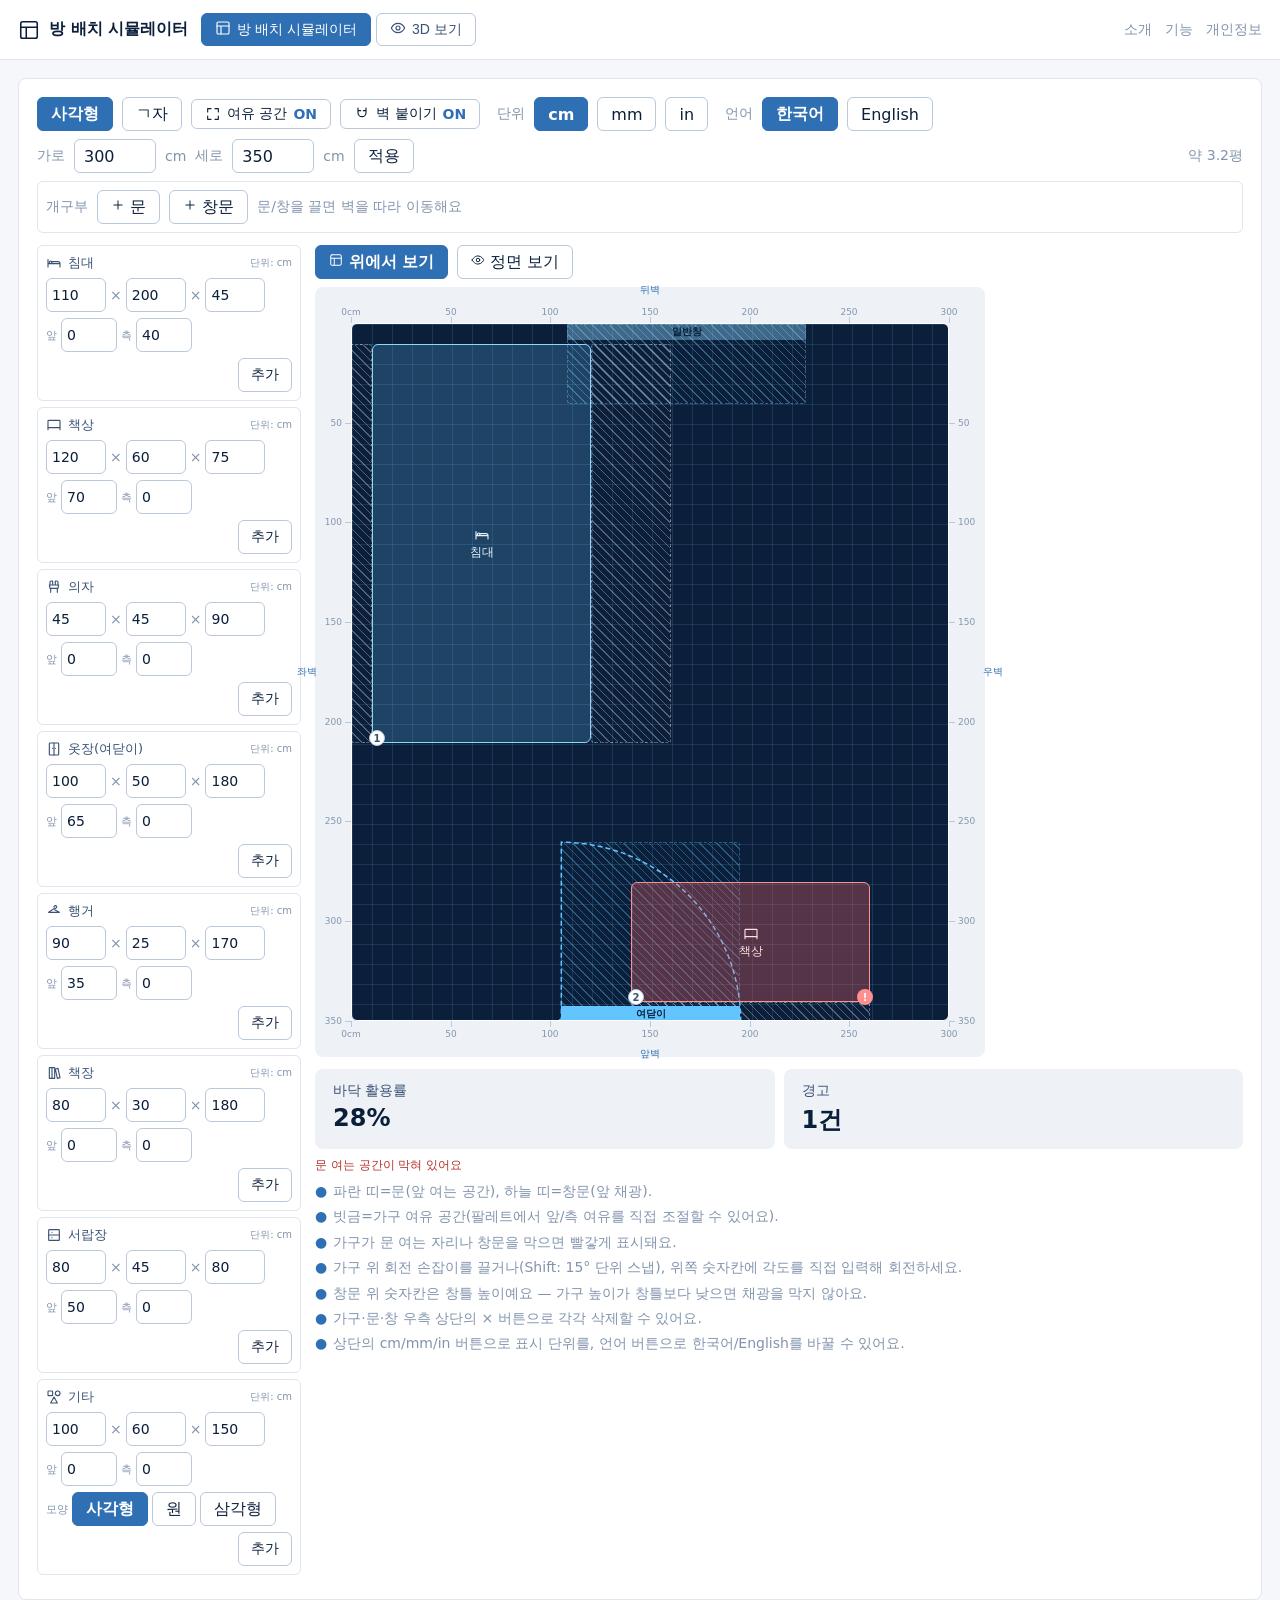
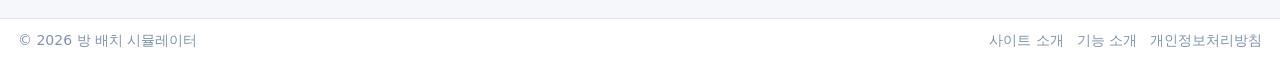
<file: index.html>
<!DOCTYPE html>
<html lang="ko">
<head>
  <meta charset="UTF-8">
  <meta name="viewport" content="width=device-width, initial-scale=1.0">

  <!-- ====== SEO 기본 ====== -->
  <title>방 배치 시뮬레이터 - 가구 배치 미리보기 (무료)</title>
  <meta name="description" content="설치·회원가입 없이 방 크기와 가구 치수를 입력해 배치를 미리 보는 무료 시뮬레이터. 문 여는 공간·의자 빼는 공간 등 여유 공간과 벽 붙이기, 채광 차단까지 한눈에 확인하세요.">
  <meta name="keywords" content="방 배치, 가구 배치 시뮬레이터, 원룸 배치, 방 꾸미기, 가구 배치도, 인테리어 시뮬레이션, 방 크기 계산">
  <link rel="canonical" href="https://room-planner-a3x.pages.dev/">
  <meta name="robots" content="index, follow">
  <link rel="icon" type="image/svg+xml" href="assets/favicon.svg">
  <link rel="alternate icon" href="assets/favicon.ico">

  <!-- ====== Open Graph ====== -->
  <meta property="og:type" content="website">
  <meta property="og:title" content="방 배치 시뮬레이터 - 가구 배치 미리보기">
  <meta property="og:description" content="방 크기와 가구 치수를 입력해 배치를 미리 보는 무료 시뮬레이터. 여유 공간·채광까지 확인.">
  <meta property="og:url" content="https://room-planner-a3x.pages.dev/">
  <meta property="og:image" content="https://room-planner-a3x.pages.dev/assets/og-image.png">
  <meta name="twitter:card" content="summary_large_image">

  <!-- ====== 구조화 데이터 ====== -->
  <script type="application/ld+json">
  {
    "@context": "https://schema.org",
    "@type": "WebApplication",
    "name": "방 배치 시뮬레이터",
    "applicationCategory": "DesignApplication",
    "operatingSystem": "Web Browser",
    "offers": { "@type": "Offer", "price": "0", "priceCurrency": "KRW" },
    "description": "방 크기와 가구 치수를 입력해 배치를 미리 보는 무료 온라인 시뮬레이터."
  }
  </script>

  <link rel="stylesheet" href="css/theme.css">
  <link rel="stylesheet" href="css/shell.css">

  <script async src="https://pagead2.googlesyndication.com/pagead/js/adsbygoogle.js?client=ca-pub-1007112926199900"
    crossorigin="anonymous"></script>
</head>
<body>
  <div class="app-shell">

    <!-- ====== 헤더: 브랜드 + 앱 탭 + 문서 링크 ====== -->
    <header class="app-header">
      <a class="app-header__brand" href="./">
        <svg class="logo" viewBox="0 0 24 24" fill="none" stroke="currentColor" stroke-width="1.7" aria-hidden="true"><rect x="3" y="3" width="18" height="18" rx="2"/><path d="M3 9h18M9 21V9"/></svg>
        방 배치 시뮬레이터
      </a>
      <nav class="app-tabs" aria-label="기능 선택"><!-- JS가 탭 생성 --></nav>
      <span class="app-header__spacer"></span>
      <div class="app-header__links">
        <a href="pages/about.html">소개</a>
        <a href="pages/features.html">기능</a>
        <a href="pages/privacy.html">개인정보</a>
      </div>
    </header>

    <!-- ====== 본문: 앱이 마운트되는 영역 ====== -->
    <main class="app-main">
      <!-- 검색엔진/스크린리더용 텍스트 (앱 로드 전 표시) -->
      <h1 class="sr-only">방 배치 시뮬레이터 — 방 크기와 가구를 입력해 배치를 미리 보세요</h1>
      <div id="app-root"></div>
    </main>

    <!-- ====== 푸터 ====== -->
    <footer class="app-footer">
      <span>© <span id="year"></span> 방 배치 시뮬레이터</span>
      <span class="app-footer__spacer"></span>
      <a href="pages/about.html">사이트 소개</a>
      <a href="pages/features.html">기능 소개</a>
      <a href="pages/privacy.html">개인정보처리방침</a>
    </footer>
  </div>

  <script>document.getElementById('year').textContent = new Date().getFullYear();</script>
  <script type="module" src="js/main.js"></script>
</body>
</html>
</file>
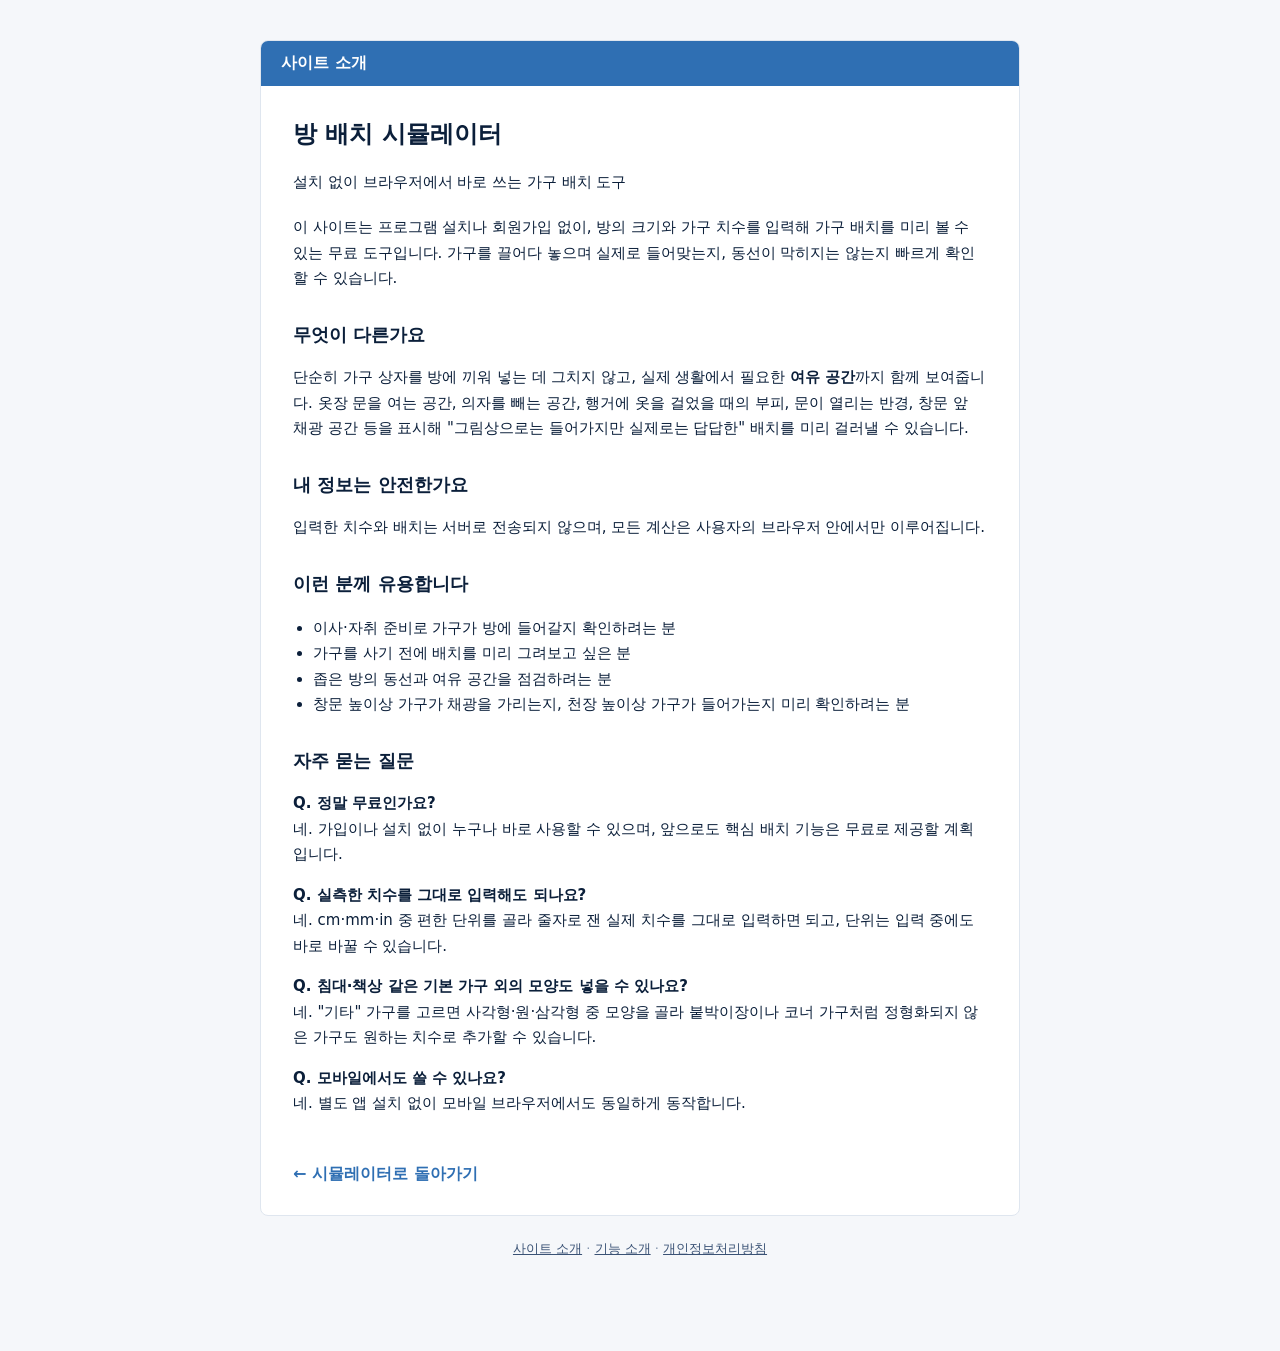
<file: pages/about.html>
<!DOCTYPE html>
<html lang="ko">
<head>
  <meta charset="UTF-8">
  <meta name="viewport" content="width=device-width, initial-scale=1.0">
  <title>사이트 소개 - 방 배치 시뮬레이터</title>
  <meta name="description" content="방 크기와 가구 치수를 입력해 배치를 미리 보는 무료 시뮬레이터 소개. 설치·회원가입 없이 브라우저에서 바로 사용합니다.">
  <link rel="canonical" href="https://room-planner-a3x.pages.dev/pages/about.html">
  <link rel="icon" type="image/svg+xml" href="../assets/favicon.svg">
  <link rel="alternate icon" href="../assets/favicon.ico">
  <link rel="stylesheet" href="../css/theme.css">
  <link rel="stylesheet" href="../css/page.css">
</head>
<body class="doc">
  <div class="doc__wrap">
    <article class="doc__card">
      <div class="doc__titlebar">사이트 소개</div>
      <div class="doc__body">
        <h1>방 배치 시뮬레이터</h1>
        <p class="doc__meta">설치 없이 브라우저에서 바로 쓰는 가구 배치 도구</p>

        <p>
          이 사이트는 프로그램 설치나 회원가입 없이, 방의 크기와 가구 치수를
          입력해 가구 배치를 미리 볼 수 있는 무료 도구입니다. 가구를 끌어다
          놓으며 실제로 들어맞는지, 동선이 막히지는 않는지 빠르게 확인할 수
          있습니다.
        </p>

        <h2>무엇이 다른가요</h2>
        <p>
          단순히 가구 상자를 방에 끼워 넣는 데 그치지 않고, 실제 생활에서
          필요한 <strong>여유 공간</strong>까지 함께 보여줍니다. 옷장 문을 여는
          공간, 의자를 빼는 공간, 행거에 옷을 걸었을 때의 부피, 문이 열리는
          반경, 창문 앞 채광 공간 등을 표시해 "그림상으로는 들어가지만 실제로는
          답답한" 배치를 미리 걸러낼 수 있습니다.
        </p>

        <h2>내 정보는 안전한가요</h2>
        <p>
          입력한 치수와 배치는 서버로 전송되지 않으며, 모든 계산은 사용자의
          브라우저 안에서만 이루어집니다.
        </p>

        <h2>이런 분께 유용합니다</h2>
        <ul>
          <li>이사·자취 준비로 가구가 방에 들어갈지 확인하려는 분</li>
          <li>가구를 사기 전에 배치를 미리 그려보고 싶은 분</li>
          <li>좁은 방의 동선과 여유 공간을 점검하려는 분</li>
          <li>창문 높이상 가구가 채광을 가리는지, 천장 높이상 가구가 들어가는지 미리 확인하려는 분</li>
        </ul>

        <h2>자주 묻는 질문</h2>
        <p>
          <strong>Q. 정말 무료인가요?</strong><br>
          네. 가입이나 설치 없이 누구나 바로 사용할 수 있으며, 앞으로도 핵심
          배치 기능은 무료로 제공할 계획입니다.
        </p>
        <p>
          <strong>Q. 실측한 치수를 그대로 입력해도 되나요?</strong><br>
          네. cm·mm·in 중 편한 단위를 골라 줄자로 잰 실제 치수를 그대로 입력하면
          되고, 단위는 입력 중에도 바로 바꿀 수 있습니다.
        </p>
        <p>
          <strong>Q. 침대·책상 같은 기본 가구 외의 모양도 넣을 수 있나요?</strong><br>
          네. "기타" 가구를 고르면 사각형·원·삼각형 중 모양을 골라 붙박이장이나
          코너 가구처럼 정형화되지 않은 가구도 원하는 치수로 추가할 수 있습니다.
        </p>
        <p>
          <strong>Q. 모바일에서도 쓸 수 있나요?</strong><br>
          네. 별도 앱 설치 없이 모바일 브라우저에서도 동일하게 동작합니다.
        </p>

        <a class="doc__back" href="../index.html">← 시뮬레이터로 돌아가기</a>
      </div>
    </article>
    <p class="doc__nav">
      <a href="about.html">사이트 소개</a> · <a href="features.html">기능 소개</a> · <a href="privacy.html">개인정보처리방침</a>
    </p>
  </div>
</body>
</html>
</file>
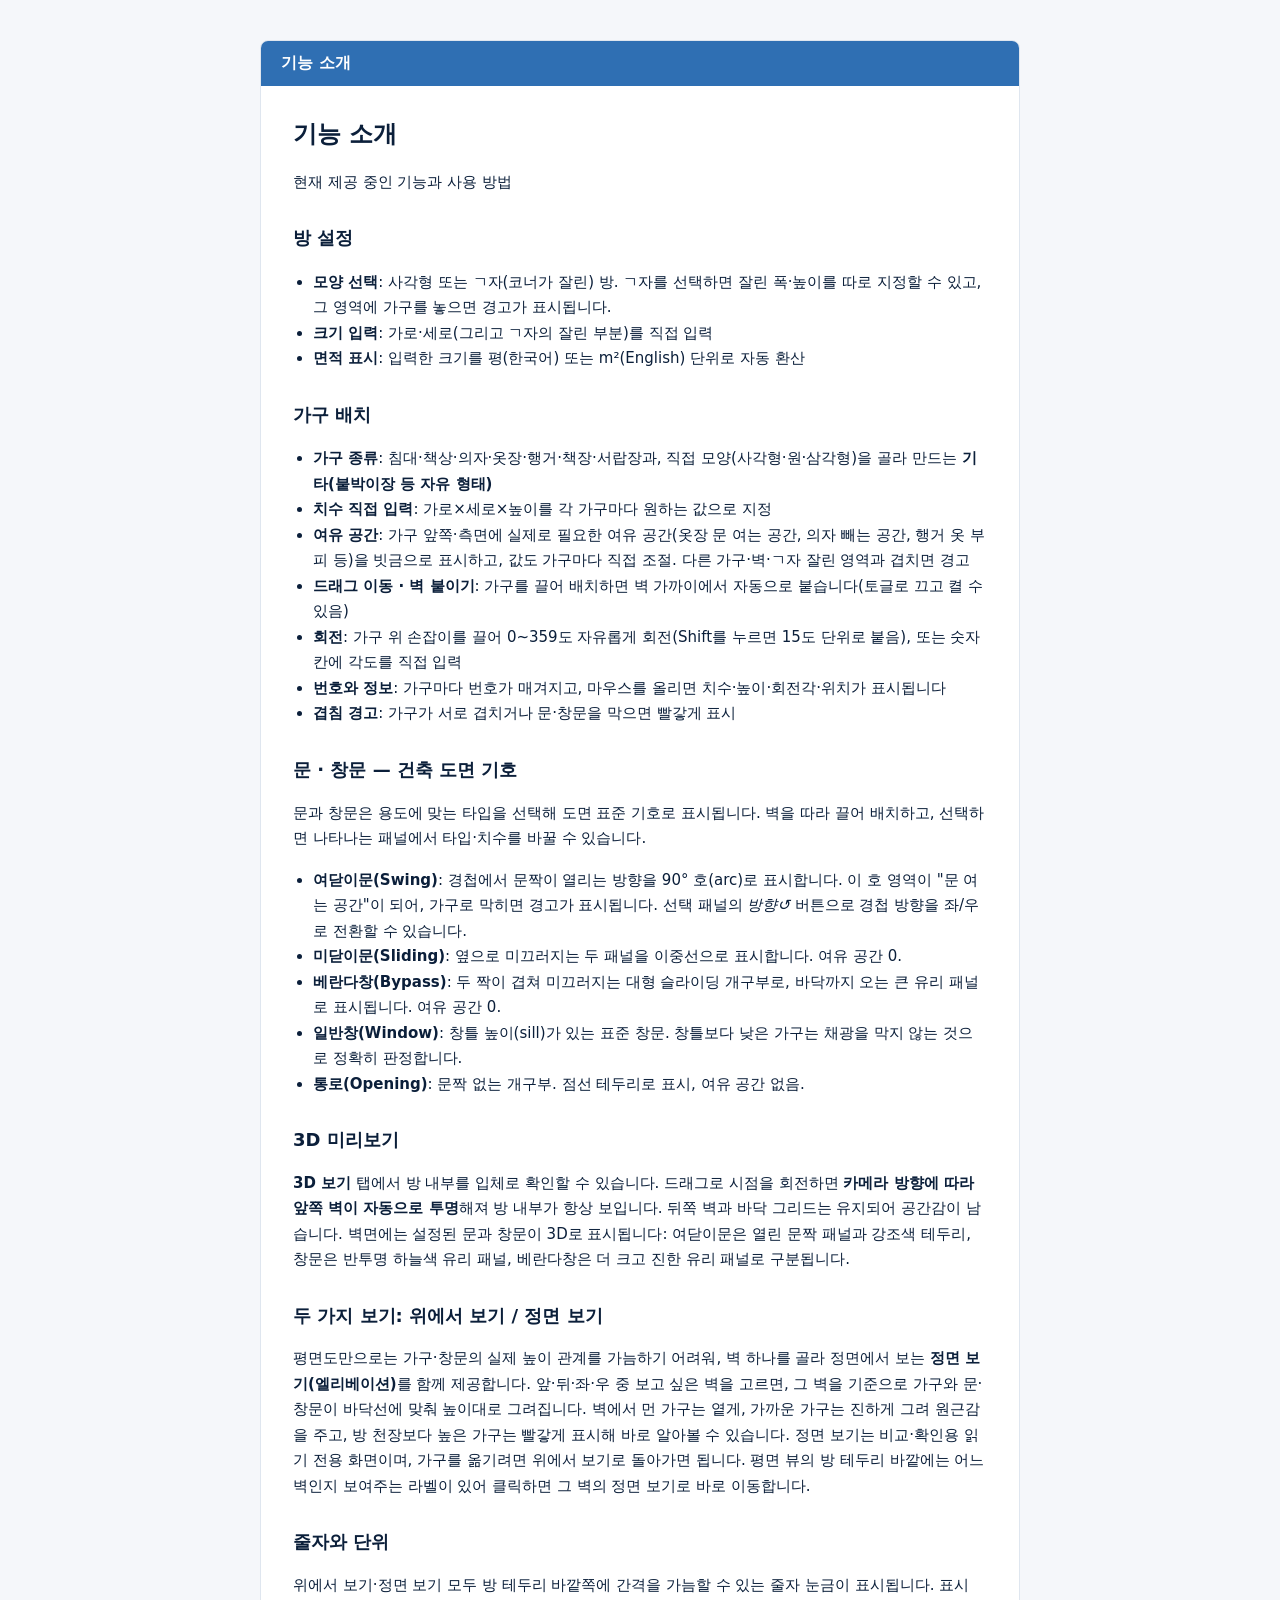
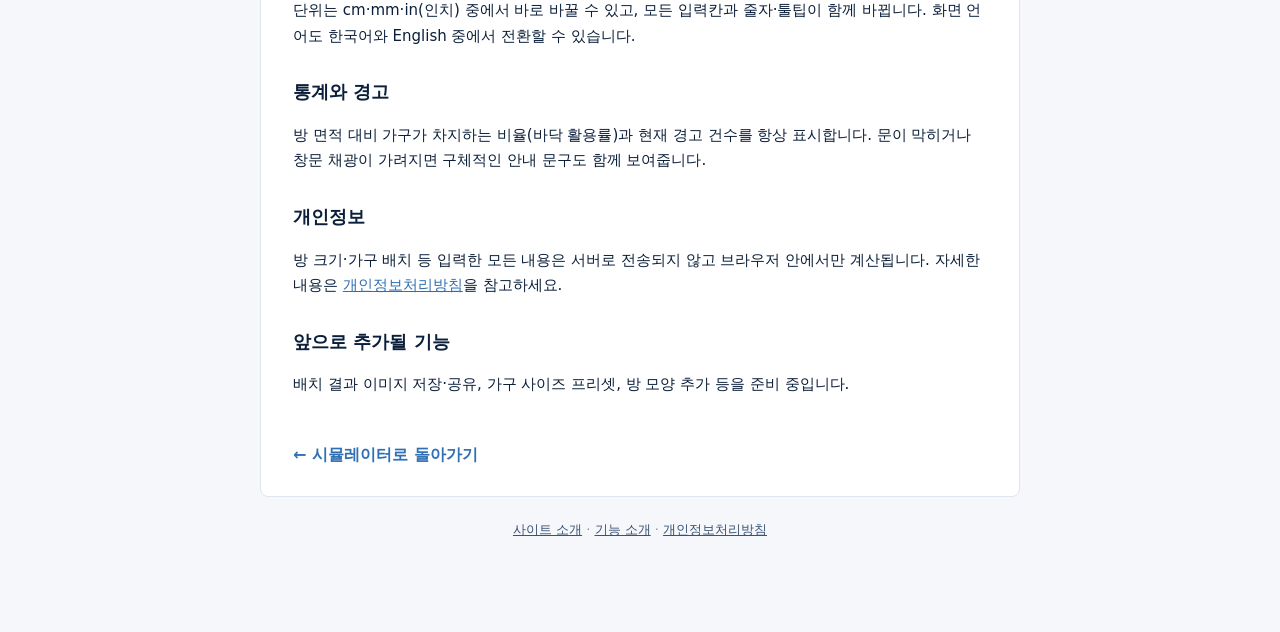
<file: pages/features.html>
<!DOCTYPE html>
<html lang="ko">
<head>
  <meta charset="UTF-8">
  <meta name="viewport" content="width=device-width, initial-scale=1.0">
  <title>기능 소개 - 방 배치 시뮬레이터</title>
  <meta name="description" content="방 모양·크기 설정, 가구 치수 직접 입력, 문/창 배치, 여유 공간 표시, 벽 붙이기 스냅 등 방 배치 시뮬레이터의 기능을 소개합니다.">
  <link rel="canonical" href="https://room-planner-a3x.pages.dev/pages/features.html">
  <link rel="icon" type="image/svg+xml" href="../assets/favicon.svg">
  <link rel="alternate icon" href="../assets/favicon.ico">
  <link rel="stylesheet" href="../css/theme.css">
  <link rel="stylesheet" href="../css/page.css">
</head>
<body class="doc">
  <div class="doc__wrap">
    <article class="doc__card">
      <div class="doc__titlebar">기능 소개</div>
      <div class="doc__body">
        <h1>기능 소개</h1>
        <p class="doc__meta">현재 제공 중인 기능과 사용 방법</p>

        <h2>방 설정</h2>
        <ul>
          <li><strong>모양 선택</strong>: 사각형 또는 ㄱ자(코너가 잘린) 방. ㄱ자를 선택하면 잘린 폭·높이를 따로 지정할 수 있고, 그 영역에 가구를 놓으면 경고가 표시됩니다.</li>
          <li><strong>크기 입력</strong>: 가로·세로(그리고 ㄱ자의 잘린 부분)를 직접 입력</li>
          <li><strong>면적 표시</strong>: 입력한 크기를 평(한국어) 또는 m²(English) 단위로 자동 환산</li>
        </ul>

        <h2>가구 배치</h2>
        <ul>
          <li><strong>가구 종류</strong>: 침대·책상·의자·옷장·행거·책장·서랍장과, 직접 모양(사각형·원·삼각형)을 골라 만드는 <strong>기타(붙박이장 등 자유 형태)</strong></li>
          <li><strong>치수 직접 입력</strong>: 가로×세로×높이를 각 가구마다 원하는 값으로 지정</li>
          <li><strong>여유 공간</strong>: 가구 앞쪽·측면에 실제로 필요한 여유 공간(옷장 문 여는 공간, 의자 빼는 공간, 행거 옷 부피 등)을 빗금으로 표시하고, 값도 가구마다 직접 조절. 다른 가구·벽·ㄱ자 잘린 영역과 겹치면 경고</li>
          <li><strong>드래그 이동 · 벽 붙이기</strong>: 가구를 끌어 배치하면 벽 가까이에서 자동으로 붙습니다(토글로 끄고 켤 수 있음)</li>
          <li><strong>회전</strong>: 가구 위 손잡이를 끌어 0~359도 자유롭게 회전(Shift를 누르면 15도 단위로 붙음), 또는 숫자칸에 각도를 직접 입력</li>
          <li><strong>번호와 정보</strong>: 가구마다 번호가 매겨지고, 마우스를 올리면 치수·높이·회전각·위치가 표시됩니다</li>
          <li><strong>겹침 경고</strong>: 가구가 서로 겹치거나 문·창문을 막으면 빨갛게 표시</li>
        </ul>

        <h2>문 · 창문 — 건축 도면 기호</h2>
        <p>문과 창문은 용도에 맞는 타입을 선택해 도면 표준 기호로 표시됩니다. 벽을 따라 끌어 배치하고, 선택하면 나타나는 패널에서 타입·치수를 바꿀 수 있습니다.</p>
        <ul>
          <li><strong>여닫이문(Swing)</strong>: 경첩에서 문짝이 열리는 방향을 90° 호(arc)로 표시합니다. 이 호 영역이 "문 여는 공간"이 되어, 가구로 막히면 경고가 표시됩니다. 선택 패널의 <em>방향↺</em> 버튼으로 경첩 방향을 좌/우로 전환할 수 있습니다.</li>
          <li><strong>미닫이문(Sliding)</strong>: 옆으로 미끄러지는 두 패널을 이중선으로 표시합니다. 여유 공간 0.</li>
          <li><strong>베란다창(Bypass)</strong>: 두 짝이 겹쳐 미끄러지는 대형 슬라이딩 개구부로, 바닥까지 오는 큰 유리 패널로 표시됩니다. 여유 공간 0.</li>
          <li><strong>일반창(Window)</strong>: 창틀 높이(sill)가 있는 표준 창문. 창틀보다 낮은 가구는 채광을 막지 않는 것으로 정확히 판정합니다.</li>
          <li><strong>통로(Opening)</strong>: 문짝 없는 개구부. 점선 테두리로 표시, 여유 공간 없음.</li>
        </ul>

        <h2>3D 미리보기</h2>
        <p>
          <strong>3D 보기</strong> 탭에서 방 내부를 입체로 확인할 수 있습니다.
          드래그로 시점을 회전하면 <strong>카메라 방향에 따라 앞쪽 벽이 자동으로 투명</strong>해져
          방 내부가 항상 보입니다. 뒤쪽 벽과 바닥 그리드는 유지되어 공간감이 남습니다.
          벽면에는 설정된 문과 창문이 3D로 표시됩니다: 여닫이문은 열린 문짝 패널과 강조색 테두리,
          창문은 반투명 하늘색 유리 패널, 베란다창은 더 크고 진한 유리 패널로 구분됩니다.
        </p>

        <h2>두 가지 보기: 위에서 보기 / 정면 보기</h2>
        <p>
          평면도만으로는 가구·창문의 실제 높이 관계를 가늠하기 어려워, 벽 하나를
          골라 정면에서 보는 <strong>정면 보기(엘리베이션)</strong>를 함께 제공합니다.
          앞·뒤·좌·우 중 보고 싶은 벽을 고르면, 그 벽을 기준으로 가구와 문·창문이
          바닥선에 맞춰 높이대로 그려집니다. 벽에서 먼 가구는 옅게, 가까운 가구는
          진하게 그려 원근감을 주고, 방 천장보다 높은 가구는 빨갛게 표시해 바로
          알아볼 수 있습니다. 정면 보기는 비교·확인용 읽기 전용 화면이며, 가구를
          옮기려면 위에서 보기로 돌아가면 됩니다. 평면 뷰의 방 테두리 바깥에는
          어느 벽인지 보여주는 라벨이 있어 클릭하면 그 벽의 정면 보기로 바로
          이동합니다.
        </p>

        <h2>줄자와 단위</h2>
        <p>
          위에서 보기·정면 보기 모두 방 테두리 바깥쪽에 간격을 가늠할 수 있는
          줄자 눈금이 표시됩니다. 표시 단위는 cm·mm·in(인치) 중에서 바로 바꿀 수
          있고, 모든 입력칸과 줄자·툴팁이 함께 바뀝니다. 화면 언어도 한국어와
          English 중에서 전환할 수 있습니다.
        </p>

        <h2>통계와 경고</h2>
        <p>
          방 면적 대비 가구가 차지하는 비율(바닥 활용률)과 현재 경고 건수를
          항상 표시합니다. 문이 막히거나 창문 채광이 가려지면 구체적인 안내
          문구도 함께 보여줍니다.
        </p>

        <h2>개인정보</h2>
        <p>
          방 크기·가구 배치 등 입력한 모든 내용은 서버로 전송되지 않고 브라우저
          안에서만 계산됩니다. 자세한 내용은 <a href="privacy.html">개인정보처리방침</a>을
          참고하세요.
        </p>

        <h2>앞으로 추가될 기능</h2>
        <p>배치 결과 이미지 저장·공유, 가구 사이즈 프리셋, 방 모양 추가 등을 준비 중입니다.</p>

        <a class="doc__back" href="../index.html">← 시뮬레이터로 돌아가기</a>
      </div>
    </article>
    <p class="doc__nav">
      <a href="about.html">사이트 소개</a> · <a href="features.html">기능 소개</a> · <a href="privacy.html">개인정보처리방침</a>
    </p>
  </div>
</body>
</html>
</file>
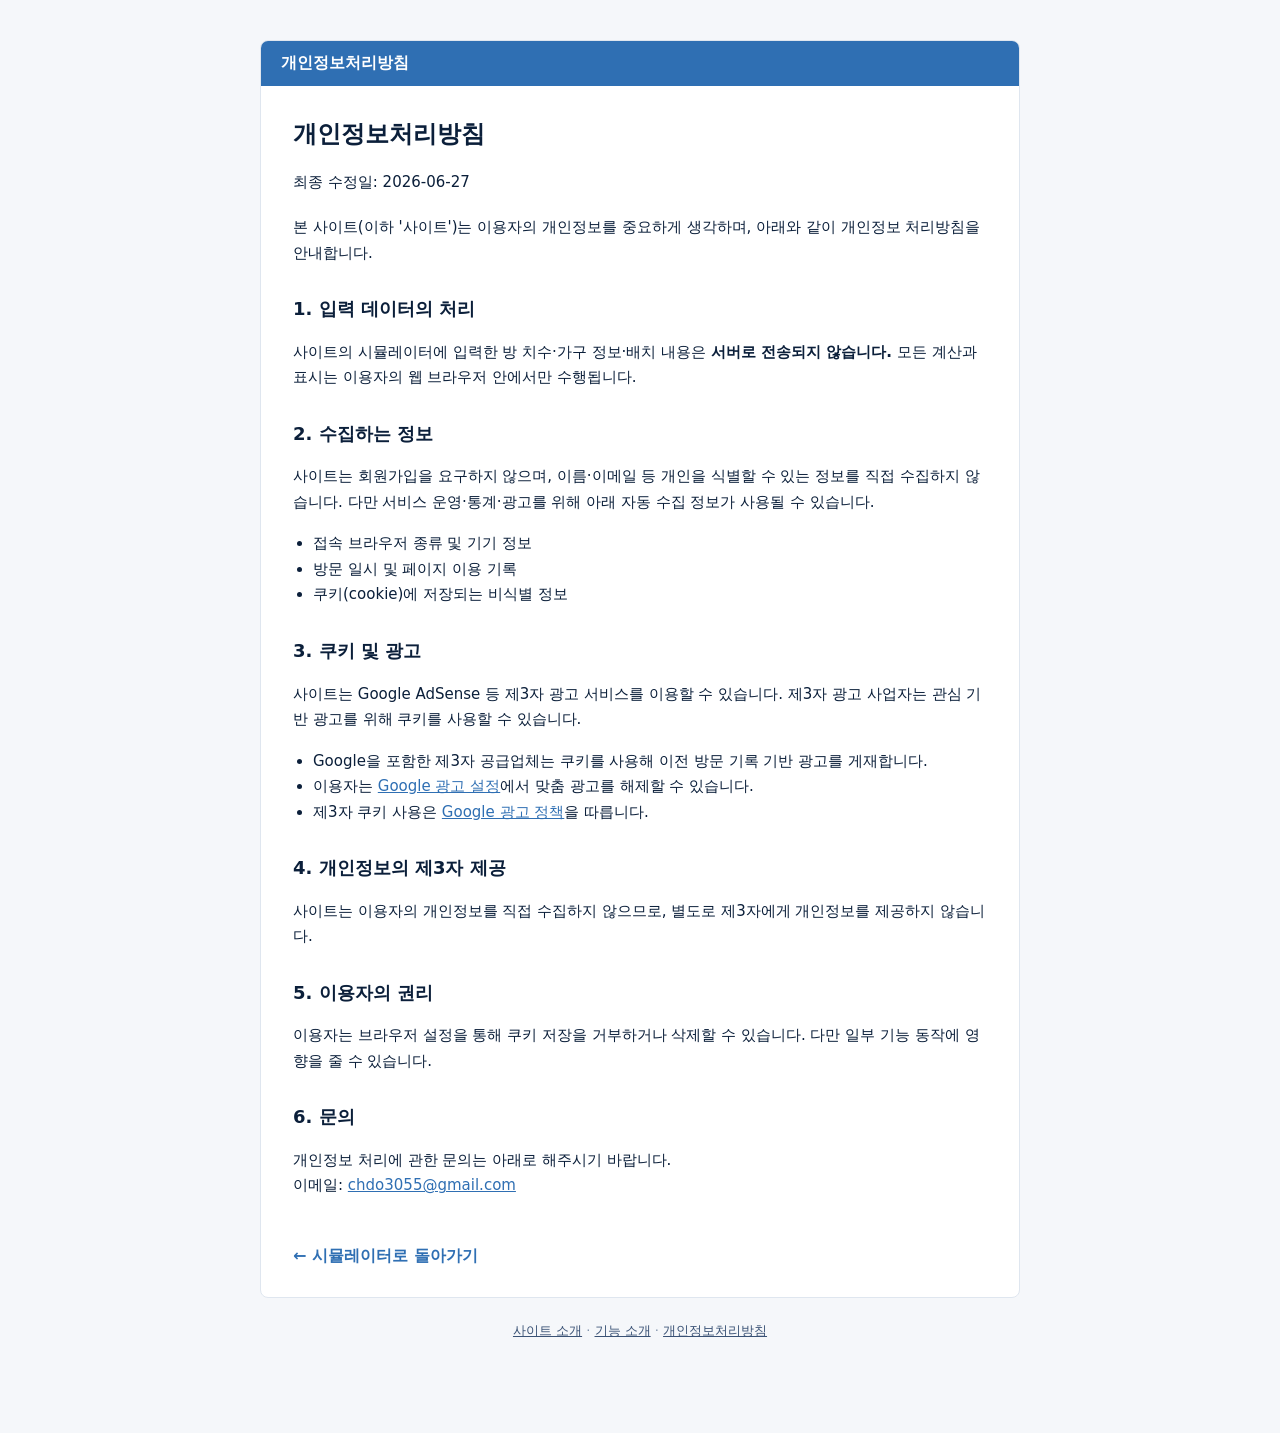
<file: pages/privacy.html>
<!DOCTYPE html>
<html lang="ko">
<head>
  <meta charset="UTF-8">
  <meta name="viewport" content="width=device-width, initial-scale=1.0">
  <title>개인정보처리방침 - 방 배치 시뮬레이터</title>
  <meta name="description" content="방 배치 시뮬레이터의 개인정보처리방침. 입력 데이터의 기기 내 처리 원칙, 쿠키 및 광고(Google AdSense) 관련 안내를 포함합니다.">
  <link rel="canonical" href="https://room-planner-a3x.pages.dev/pages/privacy.html">
  <link rel="icon" type="image/svg+xml" href="../assets/favicon.svg">
  <link rel="alternate icon" href="../assets/favicon.ico">
  <link rel="stylesheet" href="../css/theme.css">
  <link rel="stylesheet" href="../css/page.css">
</head>
<body class="doc">
  <div class="doc__wrap">
    <article class="doc__card">
      <div class="doc__titlebar">개인정보처리방침</div>
      <div class="doc__body">
        <h1>개인정보처리방침</h1>
        <p class="doc__meta">최종 수정일: 2026-06-27</p>

        <p>본 사이트(이하 '사이트')는 이용자의 개인정보를 중요하게 생각하며, 아래와 같이 개인정보 처리방침을 안내합니다.</p>

        <h2>1. 입력 데이터의 처리</h2>
        <p>사이트의 시뮬레이터에 입력한 방 치수·가구 정보·배치 내용은 <strong>서버로 전송되지 않습니다.</strong> 모든 계산과 표시는 이용자의 웹 브라우저 안에서만 수행됩니다.</p>

        <h2>2. 수집하는 정보</h2>
        <p>사이트는 회원가입을 요구하지 않으며, 이름·이메일 등 개인을 식별할 수 있는 정보를 직접 수집하지 않습니다. 다만 서비스 운영·통계·광고를 위해 아래 자동 수집 정보가 사용될 수 있습니다.</p>
        <ul>
          <li>접속 브라우저 종류 및 기기 정보</li>
          <li>방문 일시 및 페이지 이용 기록</li>
          <li>쿠키(cookie)에 저장되는 비식별 정보</li>
        </ul>

        <h2>3. 쿠키 및 광고</h2>
        <p>사이트는 Google AdSense 등 제3자 광고 서비스를 이용할 수 있습니다. 제3자 광고 사업자는 관심 기반 광고를 위해 쿠키를 사용할 수 있습니다.</p>
        <ul>
          <li>Google을 포함한 제3자 공급업체는 쿠키를 사용해 이전 방문 기록 기반 광고를 게재합니다.</li>
          <li>이용자는 <a href="https://www.google.com/settings/ads" target="_blank" rel="noopener">Google 광고 설정</a>에서 맞춤 광고를 해제할 수 있습니다.</li>
          <li>제3자 쿠키 사용은 <a href="https://policies.google.com/technologies/ads" target="_blank" rel="noopener">Google 광고 정책</a>을 따릅니다.</li>
        </ul>

        <h2>4. 개인정보의 제3자 제공</h2>
        <p>사이트는 이용자의 개인정보를 직접 수집하지 않으므로, 별도로 제3자에게 개인정보를 제공하지 않습니다.</p>

        <h2>5. 이용자의 권리</h2>
        <p>이용자는 브라우저 설정을 통해 쿠키 저장을 거부하거나 삭제할 수 있습니다. 다만 일부 기능 동작에 영향을 줄 수 있습니다.</p>

        <h2>6. 문의</h2>
        <p>개인정보 처리에 관한 문의는 아래로 해주시기 바랍니다.<br>
        이메일: <a href="mailto:chdo3055@gmail.com">chdo3055@gmail.com</a></p>

        <a class="doc__back" href="../index.html">← 시뮬레이터로 돌아가기</a>
      </div>
    </article>
    <p class="doc__nav">
      <a href="about.html">사이트 소개</a> · <a href="features.html">기능 소개</a> · <a href="privacy.html">개인정보처리방침</a>
    </p>
  </div>
</body>
</html>
</file>
<file: css/theme.css>
/* ============================================================
   theme.css — 테마 토큰 (색/폰트/간격/모양)
   ------------------------------------------------------------
   ▶ 테마를 바꾸려면 원칙적으로 이 파일의 값만 수정하면 됩니다.
     shell.css, 각 앱(apps/*)은 아래 변수만 참조합니다.
   ▶ UI/테마 미정 단계라 지금은 중립(와이어프레임) 톤입니다.
   ============================================================ */

:root {
  /* ============================================================
     (A) 전체 UI — 라이트 (헤더·팔레트·문서·광고 영역)
     ============================================================ */
  --app-bg: #f5f7fa;            /* 페이지 전체 배경 */
  --surface-1: #ffffff;        /* 카드/패널 배경 */
  --surface-2: #eef2f7;        /* 보조 면 (가구 기본면 등) */
  --header-bg: #ffffff;
  --footer-bg: #ffffff;

  /* ---- 경계선 ---- */
  --border: #dfe6ef;           /* 옅은 구분선 */
  --border-strong: #b9c8db;    /* 입력/가구 외곽선 */
  --radius: 8px;
  --radius-sm: 6px;

  /* ---- 텍스트 ---- */
  --text: #0b1f3a;
  --text-secondary: #3a5275;
  --text-muted: #8294ad;
  --text-link: #2f6fb3;

  /* ---- 강조색 ---- */
  --accent: #2f6fb3;
  --accent-text: #ffffff;
  --text-accent: #2f6fb3;      /* 토글 ON 등 */

  /* ---- 컨트롤(버튼/입력) ---- */
  --control-bg: #ffffff;
  --control-bg-hover: #eaf2fb;
  --control-border: #b9c8db;

  /* ============================================================
     가구 카테고리 색 (role 기반) — 라이트 UI(팔레트 등)에서 쓰는 세트.
     룸 플래너의 가구 종류별 색. 본체 배경/외곽선/글자 세트.
     ------------------------------------------------------------ */
  --bg-accent:   #e7efff;  --border-accent:  #9cc0ff;  --text-accent-strong: #1d4fa8;
  --bg-success:  #e6f6ec;  --border-success: #9ad9b3;  --text-success: #1c7a45;
  --bg-warning:  #fdf1dd;  --border-warning: #ecc788;  --text-warning: #9a6b16;
  --bg-pro:      #efe9fb;  --border-pro:     #c3aef0;  --text-pro:     #6a3fb5;
  --bg-danger:   #fde8e6;  --border-danger:  #f0a39b;  --text-danger:  #b53229;

  /* ============================================================
     (B) 캔버스 전용 — 다크 블루프린트 (방 그리는 영역(#room, #elev) 안에서만 사용)
     ------------------------------------------------------------ */
  --canvas-bg: #0b1f3a;             /* 캔버스 배경(네이비) */
  --canvas-bg-2: #0e2748;           /* 보조 면(ㄱ자 잘린 모서리 등) */
  --canvas-grid: rgba(99, 197, 255, 0.15); /* 격자 선 */
  --canvas-line: #ffffff;           /* 벽/가구 외곽선, 치수선 */
  --canvas-line-soft: rgba(255, 255, 255, 0.3); /* 여유 공간 해칭 등 약한 선 */
  --canvas-accent: #63c5ff;         /* 하늘색 강조선(문/창) */
  --canvas-highlight: #ffd23f;      /* 선택·핸들·중요 표시(노랑) */
  --canvas-muted: rgba(255, 255, 255, 0.55); /* 캔버스 위 보조 텍스트(천장/바닥 라벨 등) */

  /* ---- 캔버스 내 개구부(문/창) 색 ---- */
  --canvas-door-color: #63c5ff;
  --canvas-window-color: #8fd6ff;
  --canvas-window-fill: rgba(143, 214, 255, 0.4);
  --canvas-window-fill-text: #062038;

  /* ---- 캔버스 내 가구 카테고리 색(다크 배경에서 보이도록 채도/명도 보강, 의미는 동일) ---- */
  --canvas-bg-accent:   rgba(99, 197, 255, 0.22);  --canvas-border-accent:  #8fd6ff; --canvas-text-accent:  #e3f4ff;
  --canvas-bg-success:  rgba(86, 214, 154, 0.22);  --canvas-border-success: #7be3b0; --canvas-text-success: #d8f7e8;
  --canvas-bg-warning:  rgba(255, 196, 77, 0.22);  --canvas-border-warning: #ffd27a; --canvas-text-warning: #ffedc7;
  --canvas-bg-pro:      rgba(184, 148, 255, 0.22); --canvas-border-pro:     #c7adff; --canvas-text-pro:     #efe5ff;
  --canvas-bg-danger:   rgba(255, 99, 99, 0.30);   --canvas-border-danger:  #ff9090; --canvas-text-danger:  #ffe1e1;
  --canvas-bg-neutral:  rgba(255, 255, 255, 0.10); --canvas-border-neutral: rgba(255, 255, 255, 0.45); --canvas-text-neutral: #eaf1fb;

  /* ---- 타이포그래피 ---- */
  --font-ui: "Segoe UI", Tahoma, "맑은 고딕", "Malgun Gothic", system-ui, sans-serif;
  --font-size: 16px;
  --font-size-sm: 14px;

  /* ---- 간격 ---- */
  --space-1: 5px;
  --space-2: 9px;
  --space-3: 13px;
  --space-4: 18px;
}
</file>
<file: css/shell.css>
/* ============================================================
   shell.css — 앱 셸 레이아웃 (헤더 / 앱 전환 / 본문 / 푸터)
   ------------------------------------------------------------
   색·폰트·모양은 theme.css 변수만 사용합니다. 색값 직접 작성 금지.
   ============================================================ */

* { box-sizing: border-box; }

html, body {
  margin: 0;
  min-height: 100%;
  background: var(--app-bg);
  color: var(--text);
  font-family: var(--font-ui);
  font-size: var(--font-size);
}

.sr-only {
  position: absolute; width: 1px; height: 1px;
  padding: 0; margin: -1px; overflow: hidden;
  clip: rect(0,0,0,0); white-space: nowrap; border: 0;
}

/* ---- 레이아웃 골격 ---- */
.app-shell {
  display: flex;
  flex-direction: column;
  min-height: 100vh;
  max-width: 1340px;
  margin: 0 auto;
}

/* ---- 헤더 ---- */
.app-header {
  background: var(--header-bg);
  border-bottom: 1px solid var(--border);
  padding: var(--space-3) var(--space-4);
  display: flex;
  align-items: center;
  gap: var(--space-3);
  flex-wrap: wrap;
}
.app-header__brand {
  font-size: 16px;
  font-weight: 700;
  color: var(--text);
  text-decoration: none;
  display: flex; align-items: center; gap: var(--space-2);
}
.app-header__brand .logo { width: 22px; height: 22px; }

/* 앱 전환 탭 (레지스트리가 자동 생성) */
.app-tabs { display: flex; gap: var(--space-1); flex-wrap: wrap; }
.app-tab {
  padding: 6px var(--space-3);
  border: 1px solid var(--border-strong);
  border-radius: var(--radius-sm);
  background: var(--control-bg);
  color: var(--text-secondary);
  font-size: var(--font-size-sm);
  cursor: pointer;
  display: inline-flex; align-items: center; gap: 6px;
}
.app-tab:hover { background: var(--control-bg-hover); }
.app-tab.active {
  background: var(--accent);
  color: var(--accent-text);
  border-color: var(--accent);
}
.app-header__spacer { flex: 1 1 auto; }
.app-header__links { display: flex; gap: var(--space-3); }
.app-header__links a { color: var(--text-muted); font-size: var(--font-size-sm); text-decoration: none; }
.app-header__links a:hover { color: var(--text-link); }

/* ---- 본문(앱 마운트 영역) ---- */
.app-main {
  flex: 1 1 auto;
  padding: var(--space-4);
}
#app-root { width: 100%; }

/* ---- 푸터 ---- */
.app-footer {
  background: var(--footer-bg);
  border-top: 1px solid var(--border);
  padding: var(--space-3) var(--space-4);
  font-size: var(--font-size-sm);
  color: var(--text-muted);
  display: flex; gap: var(--space-3); flex-wrap: wrap; align-items: center;
}
.app-footer a { color: var(--text-muted); text-decoration: none; }
.app-footer a:hover { color: var(--text-link); }
.app-footer__spacer { flex: 1 1 auto; }

/* ============================================================
   공용 컨트롤 (앱들이 재사용)
   ============================================================ */
.btn {
  height: 34px; padding: 0 var(--space-3);
  border: 1px solid var(--control-border);
  border-radius: var(--radius-sm);
  background: var(--control-bg);
  color: var(--text);
  font-size: var(--font-size); font-family: var(--font-ui);
  cursor: pointer;
}
.btn:hover { background: var(--control-bg-hover); }
.btn--primary { background: var(--accent); color: var(--accent-text); border-color: var(--accent); font-weight: 600; }
.btn--primary:hover { filter: brightness(1.08); background: var(--accent); }
.btn:disabled { opacity: .5; cursor: not-allowed; }

.input, select.input {
  height: 34px; padding: 0 var(--space-2);
  border: 1px solid var(--control-border);
  border-radius: var(--radius-sm);
  background: var(--control-bg);
  color: var(--text);
  font-size: var(--font-size); font-family: var(--font-ui);
}
.field label { display: block; font-size: var(--font-size-sm); color: var(--text-secondary); margin-bottom: var(--space-1); }
.row { display: flex; gap: var(--space-2); align-items: center; flex-wrap: wrap; }
.muted { color: var(--text-muted); font-size: var(--font-size-sm); }

.card {
  background: var(--surface-1);
  border: 1px solid var(--border);
  border-radius: var(--radius);
  padding: var(--space-4);
}

/* 토글 알약 */
.toggle-pill {
  display: inline-flex; align-items: center; gap: 6px;
  padding: 5px var(--space-3);
  border-radius: var(--radius-sm);
  border: 1px solid var(--border-strong);
  background: var(--control-bg);
  cursor: pointer; font-size: var(--font-size-sm);
}
.toggle-pill .state { font-weight: 600; color: var(--text-accent); }
.toggle-pill.off .state { color: var(--text-muted); }

/* 통계 박스 */
.stat-box { background: var(--surface-2); border-radius: var(--radius); padding: var(--space-3) var(--space-4); flex: 1; }
.stat-box p.label { font-size: var(--font-size-sm); color: var(--text-secondary); margin: 0 0 4px; }
.stat-box p.value { font-size: 24px; font-weight: 600; margin: 0; }

/* ---- 접근성/모션 ---- */
:focus-visible { outline: 2px solid var(--accent); outline-offset: 1px; }
@media (prefers-reduced-motion: reduce) { * { transition: none !important; animation: none !important; } }
</file>
<file: css/page.css>
/* ============================================================
   page.css — 문서 페이지(about/features/privacy) 공용 스타일
   theme.css 변수를 사용합니다.
   ============================================================ */

body.doc {
  margin: 0;
  font-family: var(--font-ui);
  color: var(--text);
  background: var(--app-bg);
  min-height: 100vh;
}
.doc__wrap { max-width: 760px; margin: 0 auto; padding: 40px 20px 80px; }
.doc__card {
  background: var(--surface-1);
  border: 1px solid var(--border);
  border-radius: var(--radius);
  overflow: hidden;
}
.doc__titlebar {
  background: var(--accent);
  color: var(--accent-text);
  padding: 12px 20px;
  font-weight: 700;
  display: flex; align-items: center; gap: 8px;
}
.doc__body { padding: 28px 32px; line-height: 1.7; }
.doc__body h1 { font-size: 24px; margin: 0 0 4px; }
.doc__body h2 { font-size: 18px; margin: 28px 0 8px; }
.doc__body p, .doc__body li { font-size: 15px; color: var(--text); }
.doc__body ul { padding-left: 20px; }
.doc__body a { color: var(--text-link); }
.doc__meta { color: var(--text-muted); font-size: 13px; margin-bottom: 20px; }
.doc__back {
  display: inline-flex; align-items: center; gap: 6px;
  margin-top: 28px; text-decoration: none;
  color: var(--accent); font-weight: 600;
}
.doc__nav { text-align: center; color: var(--text-muted); font-size: 13px; margin-top: 24px; }
.doc__nav a { color: var(--text-secondary); }
</file>
